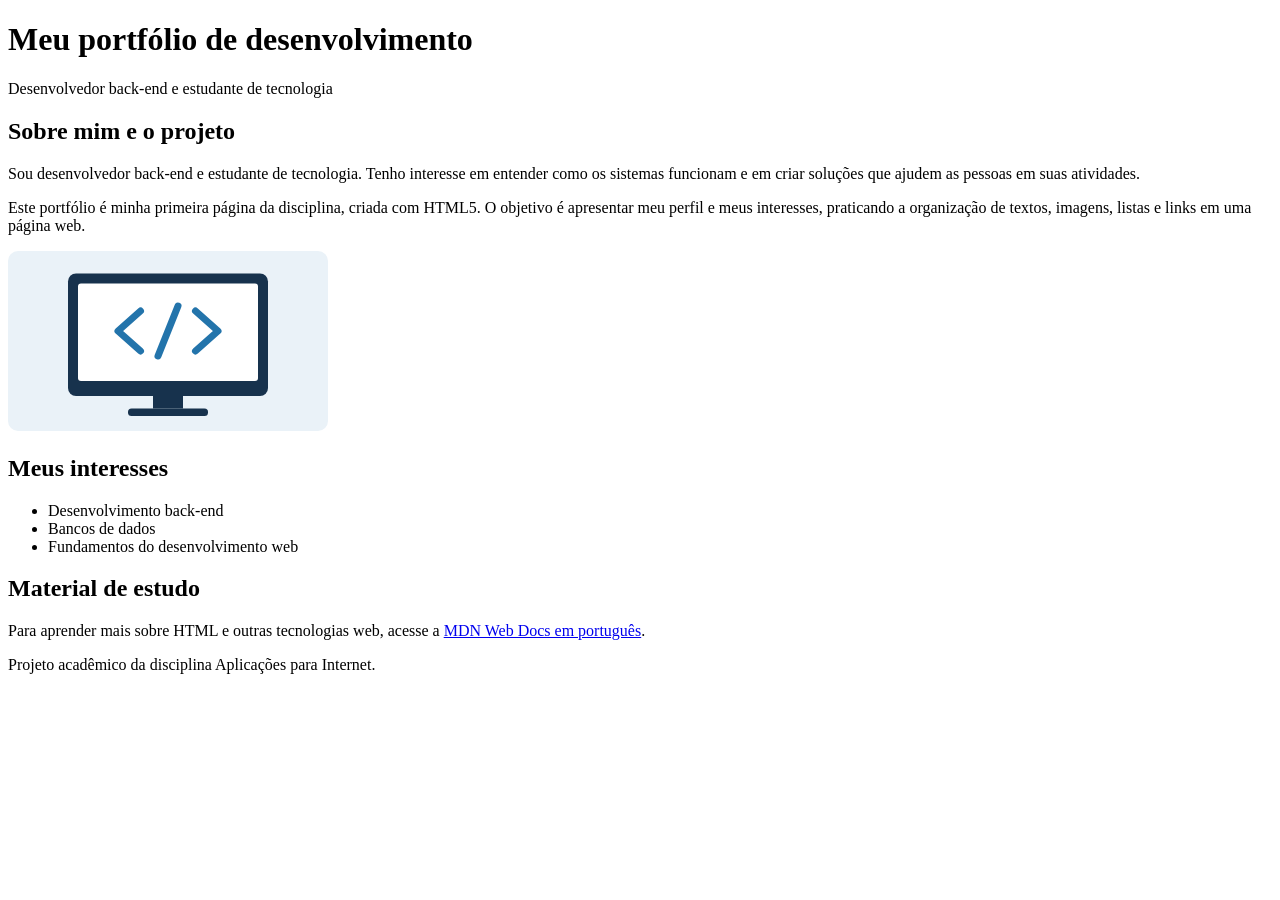
<file: Entrega 1/index.html>
<!doctype html>
<html lang="pt-BR">
  <head>
    <meta charset="UTF-8" />
    <meta name="viewport" content="width=device-width, initial-scale=1.0" />
    <title>Meu portfólio de desenvolvimento</title>
  </head>

  <body>
    <header>
      <h1>Meu portfólio de desenvolvimento</h1>
      <p>Desenvolvedor back-end e estudante de tecnologia</p>
    </header>

    <main>
      <section>
        <h2>Sobre mim e o projeto</h2>

        <p>
          Sou desenvolvedor back-end e estudante de tecnologia. Tenho interesse
          em entender como os sistemas funcionam e em criar soluções que ajudem
          as pessoas em suas atividades.
        </p>

        <p>
          Este portfólio é minha primeira página da disciplina, criada com
          HTML5. O objetivo é apresentar meu perfil e meus interesses,
          praticando a organização de textos, imagens, listas e links em uma
          página web.
        </p>

        <img
          src="imagens/desenvolvimento.svg"
          alt="Ilustração de um computador com símbolos de código na tela"
          width="320"
          height="180"
        />
      </section>

      <section>
        <h2>Meus interesses</h2>

        <ul>
          <li>Desenvolvimento back-end</li>
          <li>Bancos de dados</li>
          <li>Fundamentos do desenvolvimento web</li>
        </ul>
      </section>

      <section>
        <h2>Material de estudo</h2>

        <p>
          Para aprender mais sobre HTML e outras tecnologias web, acesse a
          <a href="https://developer.mozilla.org/pt-BR/"
            >MDN Web Docs em português</a
          >.
        </p>
      </section>
    </main>

    <footer>
      <p>Projeto acadêmico da disciplina Aplicações para Internet.</p>
    </footer>
  </body>
</html>
</file>
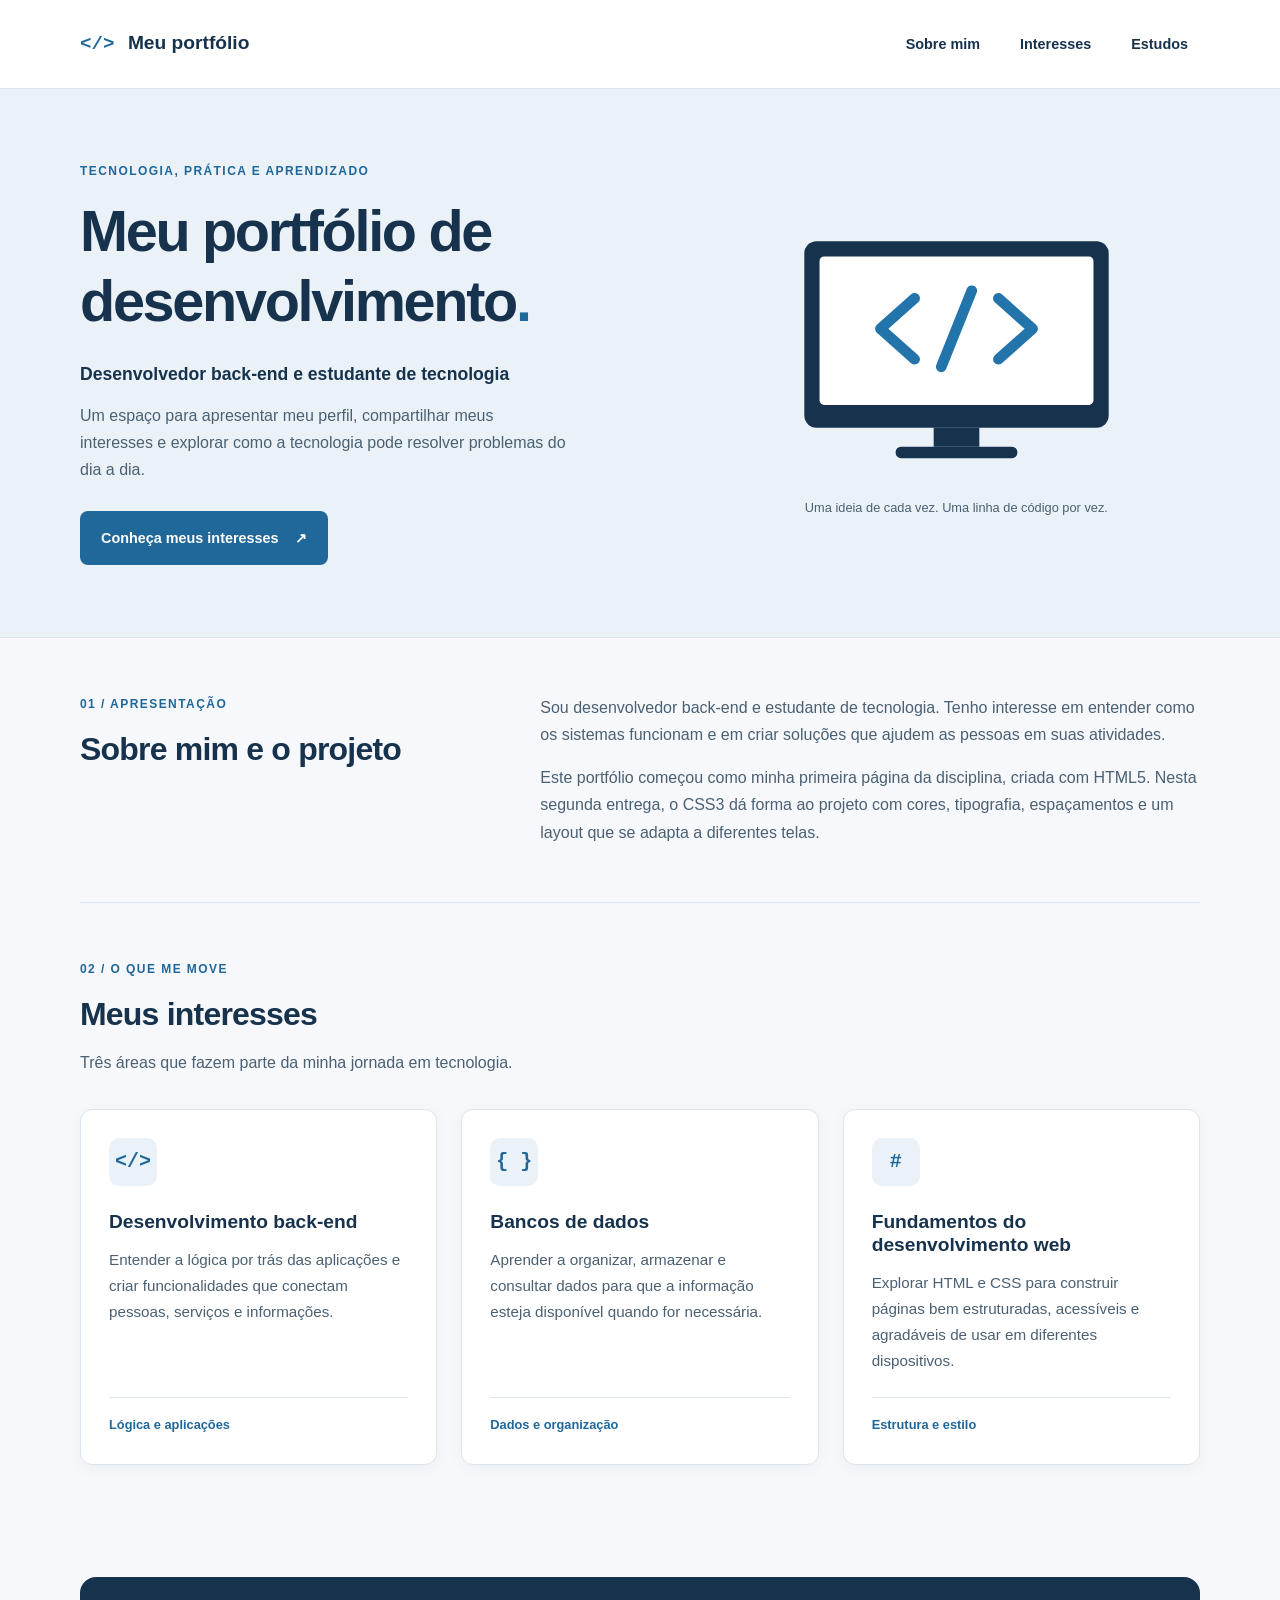
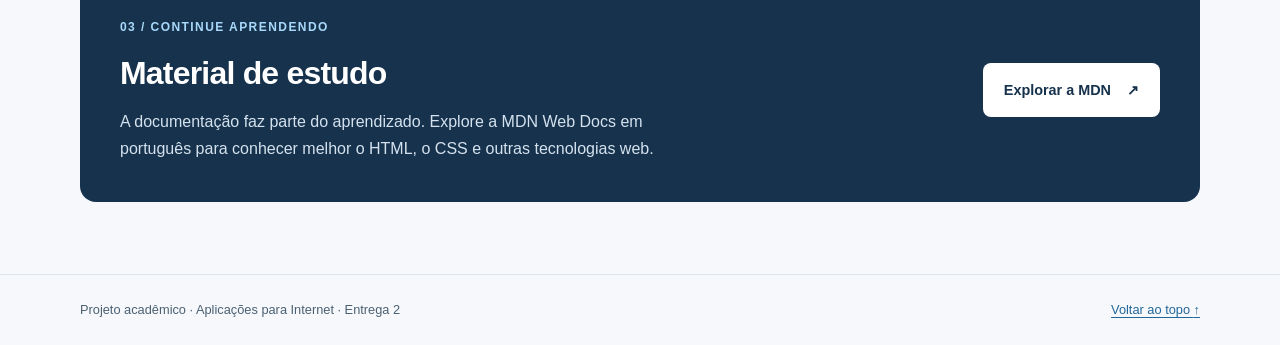
<file: Entrega 2/projeto/index.html>
<!doctype html>
<html lang="pt-BR">
  <head>
    <meta charset="UTF-8" />
    <meta name="viewport" content="width=device-width, initial-scale=1.0" />
    <title>Meu portfólio</title>
    <meta
      name="description"
      content="Conheça meu perfil, meus interesses em desenvolvimento back-end e minha jornada de aprendizado em tecnologia."
    />
    <link rel="stylesheet" href="css/style.css" />
    <link rel="icon" type="image/x-icon" href="imagens/favicon.ico" />
  </head>

  <body>
    <a class="pular-conteudo" href="#conteudo">Pular para o conteúdo</a>

    <header class="cabecalho" id="inicio">
      <div class="container barra-navegacao">
        <a class="marca" href="#inicio" aria-label="Meu portfólio — início">
          <span class="marca-simbolo" aria-hidden="true">&lt;/&gt;</span>
          Meu portfólio
        </a>

        <nav aria-label="Navegação principal">
          <ul class="menu">
            <li><a href="#sobre">Sobre mim</a></li>
            <li><a href="#interesses">Interesses</a></li>
            <li><a href="#estudos">Estudos</a></li>
          </ul>
        </nav>
      </div>
    </header>

    <main id="conteudo" tabindex="-1">
      <section class="destaque" aria-labelledby="titulo-principal">
        <div class="container destaque-conteudo">
          <div>
            <p class="etiqueta">Tecnologia, prática e aprendizado</p>
            <h1 id="titulo-principal">
              Meu portfólio de desenvolvimento<span>.</span>
            </h1>
            <p class="destaque-subtitulo">
              Desenvolvedor back-end e estudante de tecnologia
            </p>
            <p class="destaque-descricao">
              Um espaço para apresentar meu perfil, compartilhar meus interesses
              e explorar como a tecnologia pode resolver problemas do dia a dia.
            </p>
            <a class="botao" href="#interesses"
              >Conheça meus interesses <span aria-hidden="true">↗</span></a
            >
          </div>

          <figure class="ilustracao">
            <img
              src="imagens/desenvolvimento.svg"
              alt="Ilustração de um computador com símbolos de código na tela"
              width="640"
              height="360"
            />
            <figcaption>
              Uma ideia de cada vez. Uma linha de código por vez.
            </figcaption>
          </figure>
        </div>
      </section>

      <section
        class="container secao sobre"
        id="sobre"
        aria-labelledby="titulo-sobre"
      >
        <div>
          <p class="etiqueta">01 / Apresentação</p>
          <h2 id="titulo-sobre">Sobre mim e o projeto</h2>
        </div>

        <div class="sobre-texto">
          <p>
            Sou desenvolvedor back-end e estudante de tecnologia. Tenho
            interesse em entender como os sistemas funcionam e em criar soluções
            que ajudem as pessoas em suas atividades.
          </p>

          <p>
            Este portfólio começou como minha primeira página da disciplina,
            criada com HTML5. Nesta segunda entrega, o CSS3 dá forma ao projeto
            com cores, tipografia, espaçamentos e um layout que se adapta a
            diferentes telas.
          </p>
        </div>
      </section>

      <section
        class="container secao"
        id="interesses"
        aria-labelledby="titulo-interesses"
      >
        <p class="etiqueta">02 / O que me move</p>
        <h2 id="titulo-interesses">Meus interesses</h2>
        <p class="introducao-secao">
          Três áreas que fazem parte da minha jornada em tecnologia.
        </p>

        <!-- O CSS Grid distribui os cartões em colunas no computador. -->
        <ul class="cartoes">
          <li class="cartao">
            <span class="cartao-icone" aria-hidden="true">&lt;/&gt;</span>
            <h3>Desenvolvimento back-end</h3>
            <p>
              Entender a lógica por trás das aplicações e criar funcionalidades
              que conectam pessoas, serviços e informações.
            </p>
            <span class="cartao-tema">Lógica e aplicações</span>
          </li>
          <li class="cartao">
            <span class="cartao-icone" aria-hidden="true">{ }</span>
            <h3>Bancos de dados</h3>
            <p>
              Aprender a organizar, armazenar e consultar dados para que a
              informação esteja disponível quando for necessária.
            </p>
            <span class="cartao-tema">Dados e organização</span>
          </li>
          <li class="cartao">
            <span class="cartao-icone" aria-hidden="true">#</span>
            <h3>Fundamentos do desenvolvimento web</h3>
            <p>
              Explorar HTML e CSS para construir páginas bem estruturadas,
              acessíveis e agradáveis de usar em diferentes dispositivos.
            </p>
            <span class="cartao-tema">Estrutura e estilo</span>
          </li>
        </ul>
      </section>

      <section
        class="container secao"
        id="estudos"
        aria-labelledby="titulo-estudos"
      >
        <div class="material-estudo">
          <div>
            <p class="etiqueta">03 / Continue aprendendo</p>
            <h2 id="titulo-estudos">Material de estudo</h2>
            <p>
              A documentação faz parte do aprendizado. Explore a MDN Web Docs em
              português para conhecer melhor o HTML, o CSS e outras tecnologias
              web.
            </p>
          </div>

          <a
            class="botao botao-claro"
            href="https://developer.mozilla.org/pt-BR/"
          >
            Explorar a MDN <span aria-hidden="true">↗</span>
          </a>
        </div>
      </section>
    </main>

    <footer class="rodape">
      <div class="container rodape-conteudo">
        <p>Projeto acadêmico · Aplicações para Internet · Entrega 2</p>
        <a href="#inicio">Voltar ao topo <span aria-hidden="true">↑</span></a>
      </div>
    </footer>
  </body>
</html>
</file>
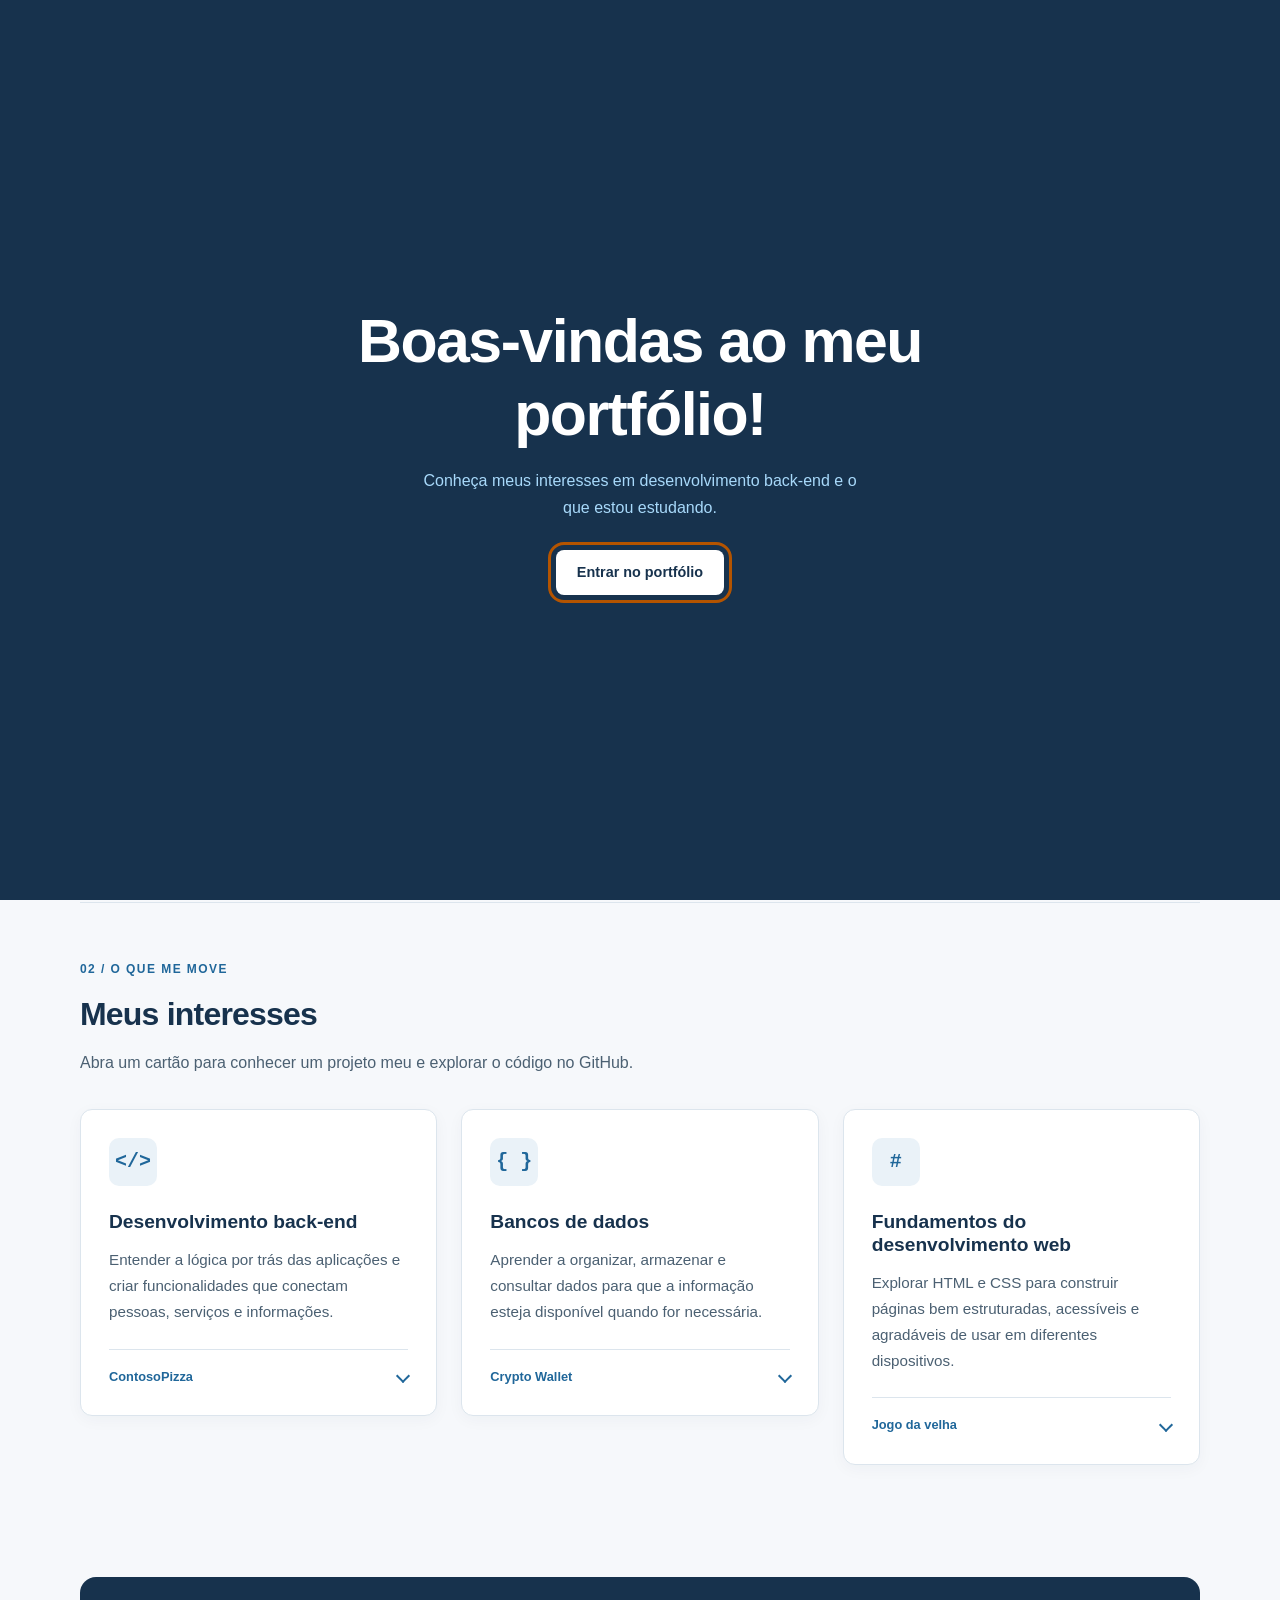
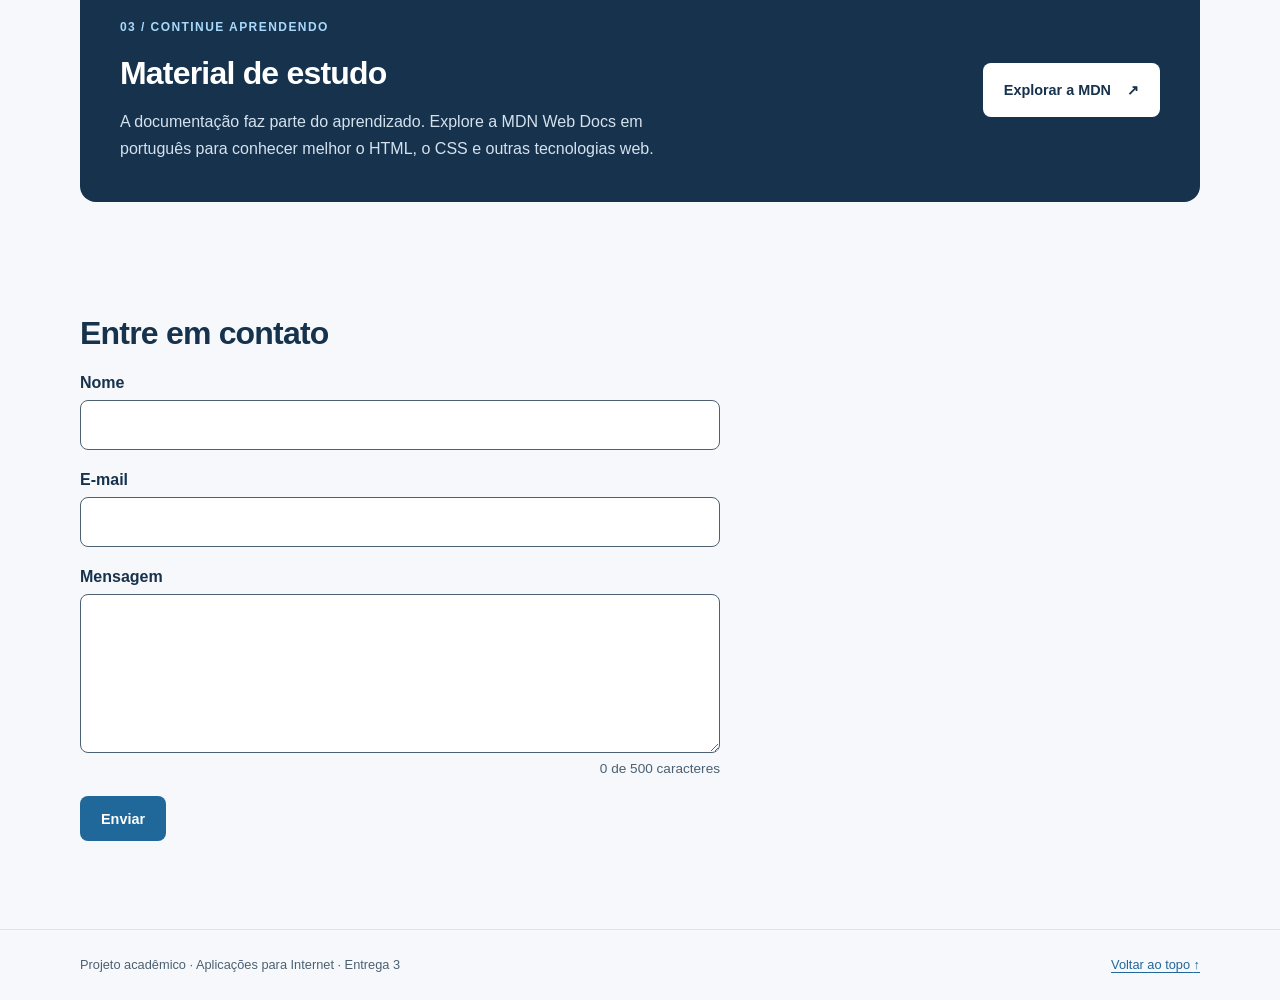
<file: Entrega 3/projeto/index.html>
<!doctype html>
<html lang="pt-BR">
  <head>
    <meta charset="UTF-8" />
    <meta name="viewport" content="width=device-width, initial-scale=1.0" />
    <title>Meu portfólio</title>
    <meta
      name="description"
      content="Conheça meu perfil, meus interesses em desenvolvimento back-end e minha jornada de aprendizado em tecnologia."
    />
    <link rel="stylesheet" href="css/style.css" />
    <link rel="icon" type="image/x-icon" href="imagens/favicon.ico" />
    <script src="script.js" defer></script>
  </head>

  <body>
    <dialog
      id="aviso"
      aria-labelledby="titulo-aviso"
      aria-describedby="texto-aviso"
    >
      <div class="aviso-conteudo">
        <h2 id="titulo-aviso">Boas-vindas ao meu portfólio!</h2>
        <p id="texto-aviso">
          Conheça meus interesses em desenvolvimento back-end e o que estou
          estudando.
        </p>
        <form method="dialog">
          <button
            id="fechar-aviso"
            class="botao botao-claro"
            type="submit"
            autofocus
          >
            Entrar no portfólio
          </button>
        </form>
      </div>
    </dialog>

    <a class="pular-conteudo" href="#conteudo">Pular para o conteúdo</a>

    <header class="cabecalho" id="inicio">
      <div class="container barra-navegacao">
        <a class="marca" href="#inicio" aria-label="Meu portfólio — início">
          <span class="marca-simbolo" aria-hidden="true">&lt;/&gt;</span>
          Meu portfólio
        </a>

        <nav aria-label="Navegação principal">
          <ul class="menu">
            <li><a href="#sobre">Sobre mim</a></li>
            <li><a href="#interesses">Interesses</a></li>
            <li><a href="#estudos">Estudos</a></li>
            <li><a href="#contato">Contato</a></li>
          </ul>
        </nav>
      </div>
    </header>

    <main id="conteudo" tabindex="-1">
      <section class="destaque" aria-labelledby="titulo-principal">
        <div class="container destaque-conteudo">
          <div>
            <p class="etiqueta">Tecnologia, prática e aprendizado</p>
            <h1 id="titulo-principal">
              Meu portfólio de desenvolvimento<span>.</span>
            </h1>
            <p class="destaque-subtitulo">
              Desenvolvedor back-end e estudante de tecnologia
            </p>
            <p class="destaque-descricao">
              Um espaço para apresentar meu perfil, compartilhar meus interesses
              e explorar como a tecnologia pode resolver problemas do dia a dia.
            </p>
            <a class="botao" href="#interesses"
              >Conheça meus interesses <span aria-hidden="true">↗</span></a
            >
          </div>

          <figure class="ilustracao">
            <img
              src="imagens/desenvolvimento.svg"
              alt="Ilustração de um computador com símbolos de código na tela"
              width="640"
              height="360"
            />
            <figcaption>
              Uma ideia de cada vez. Uma linha de código por vez.
            </figcaption>
          </figure>
        </div>
      </section>

      <section
        class="container secao sobre"
        id="sobre"
        aria-labelledby="titulo-sobre"
      >
        <div>
          <p class="etiqueta">01 / Apresentação</p>
          <h2 id="titulo-sobre">Sobre mim e o projeto</h2>
        </div>

        <div class="sobre-texto">
          <p>
            Sou desenvolvedor back-end e estudante de tecnologia. Tenho
            interesse em entender como os sistemas funcionam e em criar soluções
            que ajudem as pessoas em suas atividades.
          </p>

          <p>
            Este portfólio começou como minha primeira página da disciplina,
            criada com HTML5. Na segunda entrega, usei CSS3 para adaptar o
            layout a diferentes telas. Nesta terceira entrega, usei JavaScript
            para validar o formulário de contato e contar os caracteres da
            mensagem.
          </p>
        </div>
      </section>

      <section
        class="container secao"
        id="interesses"
        aria-labelledby="titulo-interesses"
      >
        <p class="etiqueta">02 / O que me move</p>
        <h2 id="titulo-interesses">Meus interesses</h2>
        <p class="introducao-secao">
          Abra um cartão para conhecer um projeto meu e explorar o código no
          GitHub.
        </p>

        <!-- O CSS Grid distribui os cartões em colunas no computador. -->
        <ul class="cartoes">
          <li class="cartao">
            <details>
              <summary>
                <hgroup>
                  <h3>
                    <span class="cartao-icone" aria-hidden="true"
                      >&lt;/&gt;</span
                    >Desenvolvimento back-end
                  </h3>
                  <p>
                    Entender a lógica por trás das aplicações e criar
                    funcionalidades que conectam pessoas, serviços e
                    informações.
                  </p>
                  <p class="cartao-tema">ContosoPizza</p>
                </hgroup>
              </summary>
              <div class="cartao-projeto">
                <p>
                  Nesta API em C# com ASP.NET Core, é possível cadastrar,
                  consultar, atualizar e excluir pizzas. Quando uma pizza não
                  existe, a consulta por ID devolve o código HTTP 404.
                </p>
                <a href="https://github.com/henrique-souza/ContosoPizza"
                  >ContosoPizza no GitHub</a
                >
                <a
                  href="https://github.com/henrique-souza/ContosoPizza/blob/master/Controllers/PizzaController.cs"
                  >Ver o controlador de pizzas</a
                >
              </div>
            </details>
          </li>
          <li class="cartao">
            <details>
              <summary>
                <hgroup>
                  <h3>
                    <span class="cartao-icone" aria-hidden="true">{ }</span
                    >Bancos de dados
                  </h3>
                  <p>
                    Aprender a organizar, armazenar e consultar dados para que a
                    informação esteja disponível quando for necessária.
                  </p>
                  <p class="cartao-tema">Crypto Wallet</p>
                </hgroup>
              </summary>
              <div class="cartao-projeto">
                <p>
                  Neste cadastro em Ruby on Rails, cada criptomoeda ocupa uma
                  linha da tabela <code>coins</code> no SQLite. A tabela guarda
                  a descrição, a sigla e o endereço da imagem de cada moeda.
                </p>
                <a href="https://github.com/henrique-souza/crypto_wallet"
                  >Crypto Wallet no GitHub</a
                >
                <a
                  href="https://github.com/henrique-souza/crypto_wallet/blob/master/db/schema.rb"
                  >Ver a estrutura da tabela</a
                >
              </div>
            </details>
          </li>
          <li class="cartao">
            <details>
              <summary>
                <hgroup>
                  <h3>
                    <span class="cartao-icone" aria-hidden="true">#</span
                    >Fundamentos do desenvolvimento web
                  </h3>
                  <p>
                    Explorar HTML e CSS para construir páginas bem estruturadas,
                    acessíveis e agradáveis de usar em diferentes dispositivos.
                  </p>
                  <p class="cartao-tema">Jogo da velha</p>
                </hgroup>
              </summary>
              <div class="cartao-projeto">
                <p>
                  Neste jogo em React, cada clique marca uma casa com X ou O. O
                  jogo identifica quem venceu e guarda o histórico para que os
                  jogadores possam voltar a uma jogada anterior.
                </p>
                <a href="https://github.com/henrique-souza/tic-tac-toe"
                  >Jogo da velha no GitHub</a
                >
                <a
                  href="https://github.com/henrique-souza/tic-tac-toe/blob/master/src/index.js"
                  >Ver a lógica das jogadas</a
                >
              </div>
            </details>
          </li>
        </ul>
      </section>

      <section
        class="container secao"
        id="estudos"
        aria-labelledby="titulo-estudos"
      >
        <div class="material-estudo">
          <div>
            <p class="etiqueta">03 / Continue aprendendo</p>
            <h2 id="titulo-estudos">Material de estudo</h2>
            <p>
              A documentação faz parte do aprendizado. Explore a MDN Web Docs em
              português para conhecer melhor o HTML, o CSS e outras tecnologias
              web.
            </p>
          </div>

          <a
            class="botao botao-claro"
            href="https://developer.mozilla.org/pt-BR/"
          >
            Explorar a MDN <span aria-hidden="true">↗</span>
          </a>
        </div>
      </section>
      <section
        class="container secao"
        id="contato"
        aria-labelledby="titulo-contato"
      >
        <h2 id="titulo-contato">Entre em contato</h2>
        <form id="form-contato" method="post">
          <div>
            <label for="nome">Nome</label>
            <input
              id="nome"
              name="nome"
              type="text"
              autocomplete="name"
              required
            />
          </div>

          <div>
            <label for="email">E-mail</label>
            <input
              id="email"
              name="email"
              type="email"
              autocomplete="email"
              required
            />
          </div>

          <div>
            <label for="mensagem">Mensagem</label>
            <textarea
              id="mensagem"
              name="mensagem"
              rows="5"
              maxlength="500"
              aria-describedby="contador"
              required
            ></textarea>
            <p id="contador"></p>
          </div>

          <button type="submit" class="botao">Enviar</button>
          <p id="retorno" role="status"></p>
        </form>
      </section>
    </main>

    <footer class="rodape">
      <div class="container rodape-conteudo">
        <p>Projeto acadêmico · Aplicações para Internet · Entrega 3</p>
        <a href="#inicio">Voltar ao topo <span aria-hidden="true">↑</span></a>
      </div>
    </footer>
  </body>
</html>
</file>
<file: Entrega 2/projeto/css/style.css>
:root {
  --cor-fundo: #f6f8fb;
  --cor-superficie: #ffffff;
  --cor-titulo: #17324d;
  --cor-texto: #4b6072;
  --cor-primaria: #20679a;
  --cor-destaque: #a8d9fa;
  --cor-borda: #dce5ed;
}

* {
  box-sizing: border-box;
  margin: 0;
  padding: 0;
}

body {
  background-color: var(--cor-fundo);
  color: var(--cor-texto);
  font-family: "Segoe UI", Arial, sans-serif;
  font-size: 1rem;
  line-height: 1.7;
}

h1,
h2,
h3 {
  color: var(--cor-titulo);
  line-height: 1.2;
}

h1 {
  font-size: clamp(2.3rem, 4.5vw, 3.8rem);
  letter-spacing: -0.04em;
}

h2 {
  margin-bottom: 1rem;
  font-size: 2rem;
  letter-spacing: -0.025em;
}

h3 {
  margin-bottom: 0.9rem;
  font-size: 1.2rem;
}

a {
  color: var(--cor-primaria);
  text-underline-offset: 0.25em;
}

a:hover {
  text-decoration-thickness: 2px;
}

a:focus-visible {
  outline: 3px solid #b45400;
  outline-offset: 5px;
}

img {
  display: block;
  max-width: 100%;
  height: auto;
}

section,
header {
  scroll-margin-top: 1.5rem;
}

.container {
  width: min(1120px, 90%);
  margin-inline: auto;
}

.secao {
  padding-block: 3.5rem;
}

.etiqueta {
  margin-bottom: 1rem;
  color: var(--cor-primaria);
  font-size: 0.75rem;
  font-weight: 700;
  letter-spacing: 0.12em;
  text-transform: uppercase;
}

.pular-conteudo {
  position: absolute;
  top: 0.75rem;
  left: 0.75rem;
  z-index: 1;
  padding: 0.75rem 1rem;
  transform: translateY(-200%);
  background: var(--cor-superficie);
  border-radius: 6px;
}

.pular-conteudo:focus {
  transform: translateY(0);
}

.cabecalho {
  background: var(--cor-superficie);
  border-bottom: 1px solid var(--cor-borda);
}

.barra-navegacao,
.menu,
.rodape-conteudo {
  display: flex;
  align-items: center;
  justify-content: space-between;
  gap: 1rem;
}

.barra-navegacao {
  min-height: 88px;
  padding-block: 1rem;
  flex-wrap: wrap;
}

.marca {
  color: var(--cor-titulo);
  font-size: 1.2rem;
  font-weight: 700;
  text-decoration: none;
}

.marca-simbolo {
  margin-right: 0.5rem;
  color: var(--cor-primaria);
  font-family: Consolas, monospace;
}

.menu {
  flex-wrap: wrap;
  list-style: none;
}

.menu a {
  display: inline-block;
  padding: 0.6rem 0.75rem;
  border-radius: 6px;
  color: var(--cor-titulo);
  font-size: 0.9rem;
  font-weight: 600;
  text-decoration: none;
}

.menu a:hover {
  background: #eaf2f8;
  color: var(--cor-primaria);
}

.destaque {
  padding-block: 4.5rem;
  background: #eaf2f8;
  border-bottom: 1px solid var(--cor-borda);
}

.destaque-conteudo {
  display: grid;
  grid-template-columns: 1.2fr 1fr;
  align-items: center;
  gap: 3rem;
}

h1 span {
  color: var(--cor-primaria);
}

.destaque-subtitulo {
  margin-top: 1.5rem;
  color: var(--cor-titulo);
  font-size: 1.1rem;
  font-weight: 600;
}

.destaque-descricao {
  margin-block: 0.75rem 1.75rem;
  max-width: 55ch;
}

.botao {
  display: inline-flex;
  align-items: center;
  justify-content: center;
  gap: 1rem;
  padding: 0.85rem 1.25rem;
  border: 1px solid transparent;
  border-radius: 8px;
  background: var(--cor-primaria);
  color: var(--cor-superficie);
  font-size: 0.9rem;
  font-weight: 600;
  text-decoration: none;
}

.botao:hover {
  background: var(--cor-titulo);
}

.ilustracao img {
  width: 100%;
  border-radius: 20px;
}

.ilustracao figcaption {
  margin-top: 1rem;
  font-size: 0.8rem;
  text-align: center;
}

.sobre {
  display: grid;
  grid-template-columns: 1fr 1.6fr;
  gap: 3rem;
  border-bottom: 1px solid var(--cor-borda);
}

.sobre-texto p+p {
  margin-top: 1rem;
}

.introducao-secao {
  margin-bottom: 2rem;
}

.cartoes {
  display: grid;
  grid-template-columns: repeat(3, minmax(0, 1fr));
  gap: 1.5rem;
  list-style: none;
}

.cartao {
  display: flex;
  flex-direction: column;
  align-items: flex-start;
  padding: 1.75rem;
  border: 1px solid var(--cor-borda);
  border-radius: 12px;
  background: var(--cor-superficie);
  box-shadow: 0 4px 16px rgb(23 50 77 / 4%);
}

.cartao-icone {
  display: grid;
  place-items: center;
  width: 48px;
  height: 48px;
  margin-bottom: 1.5rem;
  border-radius: 10px;
  background: #eaf2f8;
  color: var(--cor-primaria);
  font-family: Consolas, monospace;
  font-size: 1.25rem;
  font-weight: 700;
}

.cartao p {
  margin-bottom: 1.5rem;
  font-size: 0.95rem;
}

.cartao-tema {
  margin-top: auto;
  padding-top: 1rem;
  width: 100%;
  border-top: 1px solid var(--cor-borda);
  color: var(--cor-primaria);
  font-size: 0.8rem;
  font-weight: 600;
}

.material-estudo {
  display: flex;
  align-items: center;
  justify-content: space-between;
  gap: 2rem;
  padding: 2.5rem;
  border-radius: 16px;
  background: var(--cor-titulo);
  color: #d4e2ee;
}

.material-estudo h2 {
  color: var(--cor-superficie);
}

.material-estudo .etiqueta {
  color: var(--cor-destaque);
}

.material-estudo p {
  max-width: 62ch;
}

.botao-claro {
  flex-shrink: 0;
  background: var(--cor-superficie);
  color: var(--cor-titulo);
}

.botao-claro:hover {
  background: var(--cor-destaque);
}

.rodape {
  margin-top: 1rem;
  padding-block: 1.5rem;
  border-top: 1px solid var(--cor-borda);
  font-size: 0.8rem;
}

.rodape-conteudo {
  flex-wrap: wrap;
}

@media (max-width: 800px) {

  .destaque-conteudo,
  .sobre,
  .cartoes {
    grid-template-columns: 1fr;
  }

  .destaque {
    padding-block: 3rem;
  }

  .destaque-conteudo,
  .sobre {
    gap: 2rem;
  }

  .ilustracao {
    width: 100%;
    max-width: 460px;
    margin-inline: auto;
  }

  .material-estudo {
    flex-direction: column;
    align-items: flex-start;
  }
}

@media (max-width: 480px) {
  .barra-navegacao {
    flex-direction: column;
    gap: 0.5rem;
  }

  .menu {
    justify-content: center;
    gap: 0.25rem;
  }

  .secao {
    padding-block: 2.5rem;
  }

  h2 {
    font-size: 1.75rem;
  }

  .cartao,
  .material-estudo {
    padding: 1.5rem;
  }
}
</file>
<file: Entrega 3/projeto/css/style.css>
:root {
  --cor-fundo: #f6f8fb;
  --cor-superficie: #ffffff;
  --cor-titulo: #17324d;
  --cor-texto: #4b6072;
  --cor-primaria: #20679a;
  --cor-destaque: #a8d9fa;
  --cor-borda: #dce5ed;
}

* {
  box-sizing: border-box;
  margin: 0;
  padding: 0;
}

body {
  background-color: var(--cor-fundo);
  color: var(--cor-texto);
  font-family: "Segoe UI", Arial, sans-serif;
  font-size: 1rem;
  line-height: 1.7;
}

h1,
h2,
h3 {
  color: var(--cor-titulo);
  line-height: 1.2;
}

h1 {
  font-size: clamp(2.3rem, 4.5vw, 3.8rem);
  letter-spacing: -0.04em;
}

h2 {
  margin-bottom: 1rem;
  font-size: 2rem;
  letter-spacing: -0.025em;
}

h3 {
  margin-bottom: 0.9rem;
  font-size: 1.2rem;
}

a {
  color: var(--cor-primaria);
  text-underline-offset: 0.25em;
}

a:hover {
  text-decoration-thickness: 2px;
}

:where(a, button, input, textarea, summary):focus-visible {
  outline: 3px solid #b45400;
  outline-offset: 5px;
}

img {
  display: block;
  max-width: 100%;
  height: auto;
}

section,
header {
  scroll-margin-top: 1.5rem;
}

.container {
  width: min(1120px, 90%);
  margin-inline: auto;
}

.secao {
  padding-block: 3.5rem;
}

.etiqueta {
  margin-bottom: 1rem;
  color: var(--cor-primaria);
  font-size: 0.75rem;
  font-weight: 700;
  letter-spacing: 0.12em;
  text-transform: uppercase;
}

.pular-conteudo {
  position: absolute;
  top: 0.75rem;
  left: 0.75rem;
  z-index: 1;
  padding: 0.75rem 1rem;
  transform: translateY(-200%);
  background: var(--cor-superficie);
  border-radius: 6px;
}

.pular-conteudo:focus {
  transform: translateY(0);
}

.cabecalho {
  background: var(--cor-superficie);
  border-bottom: 1px solid var(--cor-borda);
}

.barra-navegacao,
.menu,
.rodape-conteudo {
  display: flex;
  align-items: center;
  justify-content: space-between;
  gap: 1rem;
}

.barra-navegacao {
  min-height: 88px;
  padding-block: 1rem;
  flex-wrap: wrap;
}

.marca {
  color: var(--cor-titulo);
  font-size: 1.2rem;
  font-weight: 700;
  text-decoration: none;
}

.marca-simbolo {
  margin-right: 0.5rem;
  color: var(--cor-primaria);
  font-family: Consolas, monospace;
}

.menu {
  flex-wrap: wrap;
  list-style: none;
}

.menu a {
  display: inline-block;
  padding: 0.6rem 0.75rem;
  border-radius: 6px;
  color: var(--cor-titulo);
  font-size: 0.9rem;
  font-weight: 600;
  text-decoration: none;
}

.menu a:hover {
  background: #eaf2f8;
  color: var(--cor-primaria);
}

.destaque {
  padding-block: 4.5rem;
  background: #eaf2f8;
  border-bottom: 1px solid var(--cor-borda);
}

.destaque-conteudo {
  display: grid;
  grid-template-columns: 1.2fr 1fr;
  align-items: center;
  gap: 3rem;
}

h1 span {
  color: var(--cor-primaria);
}

html:has(#aviso[open]) {
  overflow: hidden;
}

#aviso {
  position: fixed;
  inset: 0;
  width: 100%;
  height: 100%;
  height: 100dvh;
  max-width: none;
  max-height: none;
  padding: clamp(1.5rem, 5vw, 4rem);
  border: 0;
  background: var(--cor-titulo);
  color: var(--cor-superficie);
}

#aviso[open] {
  display: grid;
  place-items: center;
}

.aviso-conteudo {
  max-width: 42rem;
  text-align: center;
  overflow-wrap: anywhere;
}

#titulo-aviso {
  color: inherit;
  font-size: clamp(2rem, 6vw, 3.8rem);
}

#texto-aviso {
  margin: 0 auto 1.75rem;
  max-width: 50ch;
  color: var(--cor-destaque);
}

#fechar-aviso {
  cursor: pointer;
}

.destaque-subtitulo {
  margin-top: 1.5rem;
  color: var(--cor-titulo);
  font-size: 1.1rem;
  font-weight: 600;
}

.destaque-descricao {
  margin-block: 0.75rem 1.75rem;
  max-width: 55ch;
}

.botao {
  display: inline-flex;
  align-items: center;
  justify-content: center;
  gap: 1rem;
  padding: 0.85rem 1.25rem;
  border: 1px solid transparent;
  border-radius: 8px;
  background: var(--cor-primaria);
  color: var(--cor-superficie);
  font-size: 0.9rem;
  font-weight: 600;
  text-decoration: none;
}

.botao:hover {
  background: var(--cor-titulo);
}

.ilustracao img {
  width: 100%;
  border-radius: 20px;
}

.ilustracao figcaption {
  margin-top: 1rem;
  font-size: 0.8rem;
  text-align: center;
}

.sobre {
  display: grid;
  grid-template-columns: 1fr 1.6fr;
  gap: 3rem;
  border-bottom: 1px solid var(--cor-borda);
}

.sobre-texto p+p {
  margin-top: 1rem;
}

.introducao-secao {
  margin-bottom: 2rem;
}

.cartoes {
  display: grid;
  grid-template-columns: repeat(3, minmax(0, 1fr));
  align-items: start;
  gap: 1.5rem;
  list-style: none;
}

.cartao {
  --espaco-cartao: 1.75rem;
  border: 1px solid var(--cor-borda);
  border-radius: 12px;
  background: var(--cor-superficie);
  box-shadow: 0 4px 16px rgb(23 50 77 / 4%);
}

.cartao summary {
  display: block;
  padding: var(--espaco-cartao);
  border-radius: inherit;
  cursor: pointer;
}

.cartao summary::-webkit-details-marker {
  display: none;
}

.cartao summary:hover .cartao-tema {
  text-decoration: underline;
}

.cartao-icone {
  display: grid;
  place-items: center;
  width: 48px;
  height: 48px;
  margin-bottom: 1.5rem;
  border-radius: 10px;
  background: #eaf2f8;
  color: var(--cor-primaria);
  font-family: Consolas, monospace;
  font-size: 1.25rem;
  font-weight: 700;
}

.cartao p {
  font-size: 0.95rem;
}

.cartao .cartao-tema {
  display: flex;
  align-items: center;
  justify-content: space-between;
  gap: 1rem;
  margin-top: 1.5rem;
  padding-top: 1rem;
  border-top: 1px solid var(--cor-borda);
  color: var(--cor-primaria);
  font-size: 0.8rem;
  font-weight: 600;
}

.cartao-tema::after {
  content: "";
  width: 0.5rem;
  height: 0.5rem;
  border-right: 2px solid;
  border-bottom: 2px solid;
  transform: rotate(45deg);
}

.cartao details[open] .cartao-tema::after {
  transform: rotate(225deg);
}

.cartao-projeto {
  display: grid;
  gap: 0.65rem;
  padding: 0 var(--espaco-cartao) var(--espaco-cartao);
}

.cartao-projeto a {
  justify-self: start;
  font-weight: 600;
}

.material-estudo {
  display: flex;
  align-items: center;
  justify-content: space-between;
  gap: 2rem;
  padding: 2.5rem;
  border-radius: 16px;
  background: var(--cor-titulo);
  color: #d4e2ee;
}

.material-estudo h2 {
  color: var(--cor-superficie);
}

.material-estudo .etiqueta {
  color: var(--cor-destaque);
}

.material-estudo p {
  max-width: 62ch;
}

.botao-claro {
  flex-shrink: 0;
  background: var(--cor-superficie);
  color: var(--cor-titulo);
}

.botao-claro:hover {
  background: var(--cor-destaque);
}

#form-contato {
  display: grid;
  gap: 1rem;
  max-width: 40rem;
}

#form-contato label {
  display: block;
  margin-bottom: 0.25rem;
  color: var(--cor-titulo);
  font-weight: 600;
}

#form-contato input,
#form-contato textarea {
  display: block;
  width: 100%;
  padding: 0.65rem 0.85rem;
  border: 1px solid var(--cor-texto);
  border-radius: 8px;
  background: var(--cor-superficie);
  color: var(--cor-titulo);
  font: inherit;
}

#mensagem {
  resize: vertical;
}

#contador {
  margin-top: 0.25rem;
  font-size: 0.85rem;
  text-align: right;
}

#form-contato .botao {
  justify-self: start;
  cursor: pointer;
}

#retorno {
  overflow-wrap: anywhere;
}

.rodape {
  margin-top: 1rem;
  padding-block: 1.5rem;
  border-top: 1px solid var(--cor-borda);
  font-size: 0.8rem;
}

.rodape-conteudo {
  flex-wrap: wrap;
}

@media (max-width: 800px) {

  .destaque-conteudo,
  .sobre,
  .cartoes {
    grid-template-columns: 1fr;
  }

  .destaque {
    padding-block: 3rem;
  }

  .destaque-conteudo,
  .sobre {
    gap: 2rem;
  }

  .ilustracao {
    width: 100%;
    max-width: 460px;
    margin-inline: auto;
  }

  .material-estudo {
    flex-direction: column;
    align-items: flex-start;
  }
}

@media (max-width: 480px) {
  .barra-navegacao {
    flex-direction: column;
    gap: 0.5rem;
  }

  .menu {
    justify-content: center;
    gap: 0.25rem;
  }

  .secao {
    padding-block: 2.5rem;
  }

  h2 {
    font-size: 1.75rem;
  }

  .cartao {
    --espaco-cartao: 1.5rem;
  }

  .material-estudo {
    padding: 1.5rem;
  }
}
</file>
